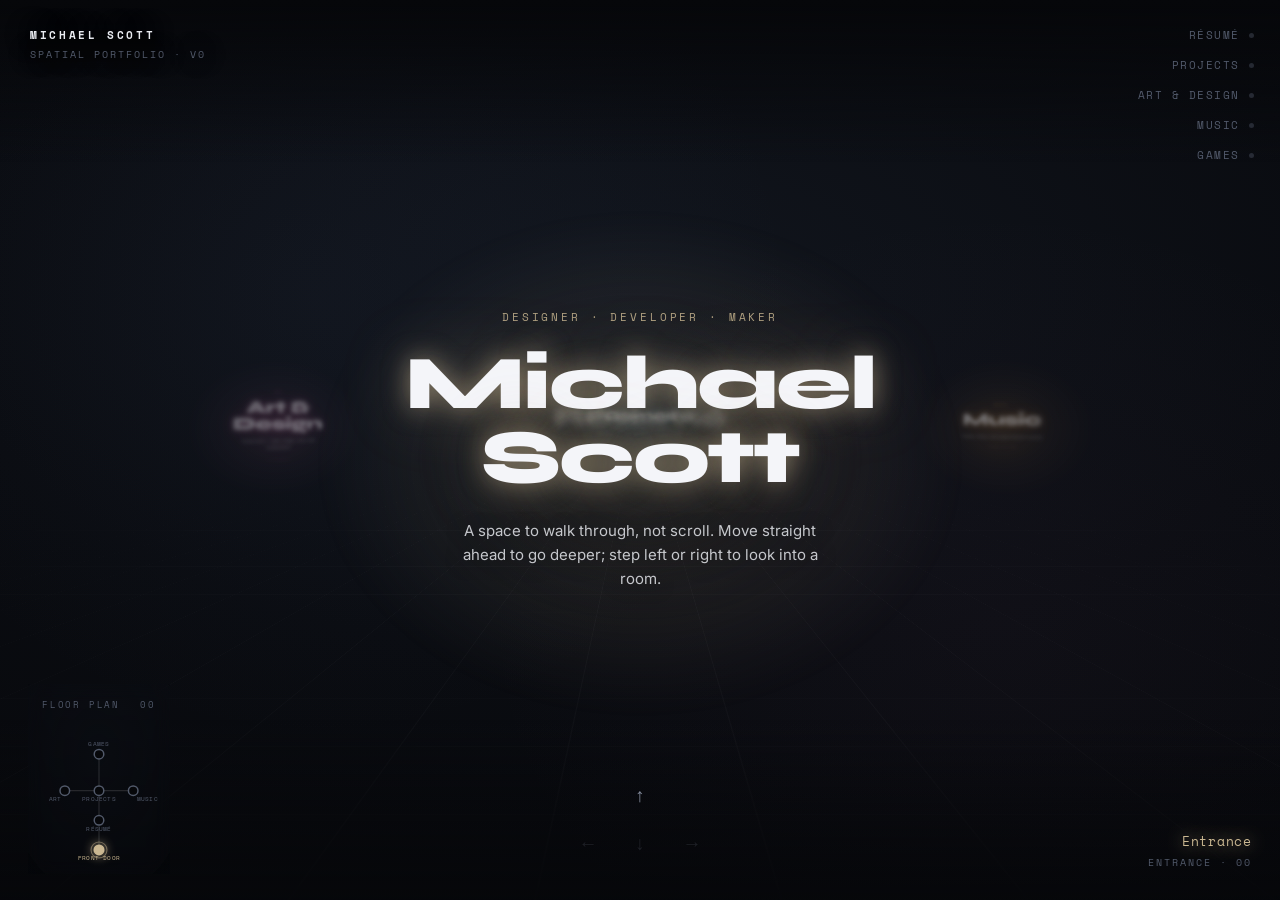
<file: index.html>
<!DOCTYPE html>
<html lang="en">
<head>
<meta charset="UTF-8">
<meta name="viewport" content="width=device-width, initial-scale=1.0, maximum-scale=1.0, user-scalable=no">
<title>Portfolio — Spatial Navigation</title>
<link rel="icon" href="favicon.svg" type="image/svg+xml">
<link rel="icon" href="favicon.ico" sizes="any">
<link rel="apple-touch-icon" href="apple-touch-icon.png">
<link rel="preconnect" href="https://fonts.googleapis.com">
<link rel="preconnect" href="https://fonts.gstatic.com" crossorigin>
<link href="https://fonts.googleapis.com/css2?family=Syne:wght@600;700;800&family=Inter:wght@400;500;600&family=Space+Mono:wght@400;700&display=swap" rel="stylesheet">
<style>
  :root{
    --bg:#0a0c11;
    --bg-deep:#06070a;
    --ink:#eceef3;
    --muted:#838b9c;
    --faint:#525a6b;

    --a-door:#cbb892;
    --a-resume:#6f93c4;
    --a-projects:#46b39d;
    --a-art:#d2719f;
    --a-music:#e2a04e;
    --a-games:#9a86e0;

    --display:"Syne","Syne Fallback",system-ui,sans-serif;
    --body:"Inter",system-ui,-apple-system,sans-serif;
    --mono:"Space Mono","SFMono-Regular",ui-monospace,monospace;

    --rw:560px;
    --rh:400px;
    --ease:cubic-bezier(.66,0,.18,1);
  }

  *{box-sizing:border-box;margin:0;padding:0}
  html,body{height:100%}
  body{
    font-family:var(--body);
    background:var(--bg-deep);
    color:var(--ink);
    overflow:hidden;
    -webkit-font-smoothing:antialiased;
    text-rendering:optimizeLegibility;
  }

  /* ---------- 3D SCENE ---------- */
  .scene{
    position:fixed; inset:0;
    perspective:1000px;
    perspective-origin:50% 46%;
    overflow:hidden;
    background:radial-gradient(120% 90% at 50% 32%, #11151d 0%, var(--bg) 46%, var(--bg-deep) 100%);
  }
  /* faint drifting atmosphere */
  .scene::before{
    content:""; position:absolute; inset:-20%;
    background:
      radial-gradient(38% 50% at 32% 38%, rgba(70,90,130,.07), transparent 70%),
      radial-gradient(40% 46% at 70% 64%, rgba(120,80,120,.06), transparent 72%);
    animation:fog 34s ease-in-out infinite alternate;
    pointer-events:none;
  }
  @keyframes fog{ from{transform:translate3d(0,0,0)} to{transform:translate3d(3%,-2%,0)} }

  .world{
    position:absolute; inset:0;
    transform-style:preserve-3d;
    transform:translateZ(0);
    transition:transform 1.15s var(--ease);
    will-change:transform;
  }

  /* perspective floor — softened to a whisper */
  .floor{
    position:absolute; left:50%; top:50%;
    width:3200px; height:9200px;
    margin:-4600px 0 0 -1600px;
    transform:translate3d(0,240px,-1950px) rotateX(90deg);
    background-image:
      linear-gradient(rgba(255,255,255,.032) 1px, transparent 1px),
      linear-gradient(90deg, rgba(255,255,255,.032) 1px, transparent 1px);
    background-size:140px 140px;
    -webkit-mask-image:radial-gradient(58% 52% at 50% 60%, #000 0%, rgba(0,0,0,.4) 52%, transparent 82%);
            mask-image:radial-gradient(58% 52% at 50% 60%, #000 0%, rgba(0,0,0,.4) 52%, transparent 82%);
    pointer-events:none;
  }

  /* ---------- ROOMS AS APPARITIONS ---------- */
  .room{
    position:absolute; left:50%; top:50%;
    width:var(--rw); height:var(--rh);
    margin:calc(var(--rh)/-2) 0 0 calc(var(--rw)/-2);
    display:flex; align-items:center; justify-content:center;
    cursor:pointer;
    /* no border, no fill, no radius, no shadow — it is a place, not an object */
  }

  .haze{ /* the pool of light that IS the room */
    position:absolute; inset:-34% -22%;
    background:radial-gradient(ellipse 58% 54% at 50% 52%,
      color-mix(in srgb, var(--rc) 80%, transparent) 0%,
      color-mix(in srgb, var(--rc) 26%, transparent) 36%,
      transparent 70%);
    opacity:.1275;
    filter:blur(15px);
    pointer-events:none;
    animation:breathe var(--bd,9s) ease-in-out infinite;
    animation-delay:var(--delay,0s);
    transition:opacity 1s var(--ease);
  }
  @keyframes breathe{
    0%,100%{ transform:scale(1);   filter:blur(15px) brightness(1); }
    50%    { transform:scale(1.06);filter:blur(19px) brightness(1.22); }
  }

  .seat{ /* near-invisible deepening of space behind the text, for contrast */
    position:absolute; inset:6% 4%;
    background:radial-gradient(ellipse 56% 58% at 50% 52%, rgba(4,6,10,.6) 0%, rgba(4,6,10,.24) 46%, transparent 72%);
    filter:blur(12px);
    opacity:0;
    pointer-events:none;
    transition:opacity 1s var(--ease);
  }

  .content{
    position:relative; z-index:2;
    text-align:center;
    padding:0 36px;
    filter:blur(8.49px);
    opacity:.4;
    transform:translateY(6px);
    transition:filter 1.1s var(--ease), opacity 1.1s var(--ease), transform 1.1s var(--ease);
  }

  .room.is-active{ z-index:3; }
  .room.is-active .content{ filter:blur(0); opacity:1; transform:none; }
  .room.is-active .haze{ opacity:.306; }
  .room.is-active .seat{ opacity:1; }

  .eyebrow{
    font-family:var(--mono);
    font-size:11px; letter-spacing:.26em; text-transform:uppercase;
    color:var(--rc, var(--muted));
    opacity:.85;
    margin-bottom:18px;
  }
  .title{
    font-family:var(--display); font-weight:800;
    font-size:clamp(38px,5vw,60px);
    line-height:.98; letter-spacing:-.02em;
    color:#f4f5f9;
    text-shadow:
      0 0 26px color-mix(in srgb, var(--rc) 60%, transparent),
      0 0 70px color-mix(in srgb, var(--rc) 32%, transparent);
  }
  .blurb{
    color:rgba(236,238,243,.82);
    font-size:15px; line-height:1.6;
    max-width:38ch; margin:20px auto 0;
    text-shadow:0 2px 18px rgba(0,0,0,.55);
  }
  .tagline{
    font-family:var(--mono);
    font-size:10px; letter-spacing:.24em; text-transform:lowercase;
    color:color-mix(in srgb, var(--rc) 70%, var(--faint));
    margin-top:24px; opacity:.7;
  }

  /* door / hero apparition */
  .door-role{ color:var(--a-door); margin-bottom:22px; }
  .title.door-name{ font-size:clamp(46px,6.4vw,76px); letter-spacing:-.03em; }
  .door-stmt{ max-width:44ch; margin-top:24px; }

  /* ---------- PROJECTS HOLOGRAM CAROUSEL ---------- */
  .carousel{
    position:relative;
    width:100%; height:296px;
    margin-top:18px;
    perspective:900px;
    display:none;                   /* revealed by clicking the title */
    pointer-events:none;            /* enabled only when the room is active */
  }
  .room.is-active .carousel{ pointer-events:auto; }

  /* title-gated reveal */
  .proj-title{ cursor:pointer; transition:font-size .55s var(--ease), margin .4s var(--ease), text-shadow .35s; }
  .room.is-active .proj-title:hover{
    text-shadow:0 0 34px color-mix(in srgb, var(--rc) 75%, transparent), 0 0 80px color-mix(in srgb, var(--rc) 40%, transparent);
  }
  .proj-hint{
    font-family:var(--mono); font-size:10px; letter-spacing:.22em; text-transform:uppercase;
    color:color-mix(in srgb, var(--rc) 70%, var(--faint));
    margin-top:18px; opacity:.8;
  }
  .room.proj-open .eyebrow,
  .room.proj-open .proj-blurb,
  .room.proj-open .proj-hint{ display:none; }
  .room.proj-open .proj-title{ font-size:clamp(18px,2.2vw,24px); margin-bottom:4px; }
  .room.proj-open .carousel{ display:block; animation:holoboot .75s var(--ease) both; }
  @keyframes holoboot{
    0%  { opacity:0; transform:translateY(16px) scale(.92); filter:blur(7px); }
    55% { opacity:1; }
    100%{ opacity:1; transform:none; filter:blur(0); }
  }

  .stage{
    position:absolute; inset:0;
    transform-style:preserve-3d;
    animation:holofloat 6.5s ease-in-out infinite;
  }
  @keyframes holofloat{ 0%,100%{transform:translateY(0)} 50%{transform:translateY(-7px)} }

  .pcard{
    position:absolute; left:50%; top:50%;
    width:148px; height:196px;
    margin:-98px 0 0 -74px;
    border:0; background:none; padding:0; cursor:pointer;
    display:flex; flex-direction:column; gap:10px;
    transform-style:preserve-3d;
    transition:transform .6s var(--ease), opacity .6s var(--ease);
    will-change:transform,opacity;
  }
  .thumb{
    flex:1; position:relative; display:block; border-radius:10px; overflow:hidden;
    background:linear-gradient(158deg,
      color-mix(in srgb, var(--rc) 32%, transparent),
      color-mix(in srgb, var(--rc) 7%, transparent));
    border:1px solid color-mix(in srgb, var(--rc) 45%, transparent);
    box-shadow:
      0 0 26px -8px color-mix(in srgb, var(--rc) 55%, transparent),
      inset 0 0 32px -12px color-mix(in srgb, var(--rc) 60%, transparent);
    transition:box-shadow .6s var(--ease), border-color .6s var(--ease);
  }
  .thumb::before{ /* faint wireframe grid */
    content:""; position:absolute; inset:0;
    background-image:
      linear-gradient(color-mix(in srgb, var(--rc) 20%, transparent) 1px, transparent 1px),
      linear-gradient(90deg, color-mix(in srgb, var(--rc) 20%, transparent) 1px, transparent 1px);
    background-size:22px 22px; opacity:.5;
  }
  .thumb::after{ /* scanlines */
    content:""; position:absolute; inset:0; pointer-events:none;
    background:repeating-linear-gradient(to bottom, rgba(255,255,255,.045) 0 1px, transparent 1px 3px);
    mix-blend-mode:screen; opacity:.7;
  }
  .pnum{
    position:absolute; inset:0; display:flex; align-items:center; justify-content:center;
    font-family:var(--display); font-weight:800; font-size:52px; letter-spacing:-.02em;
    color:color-mix(in srgb, var(--rc) 65%, #eaf6f2);
    text-shadow:0 0 22px color-mix(in srgb, var(--rc) 70%, transparent);
    opacity:.82;
  }
  .pname{
    display:block; font-family:var(--mono);
    font-size:11px; letter-spacing:.16em; text-transform:uppercase;
    color:var(--muted); text-align:center;
    transition:color .6s var(--ease), text-shadow .6s var(--ease);
  }
  .pcard.is-front .thumb{
    border-color:color-mix(in srgb, var(--rc) 80%, transparent);
    box-shadow:
      0 0 44px -6px color-mix(in srgb, var(--rc) 70%, transparent),
      inset 0 0 44px -10px color-mix(in srgb, var(--rc) 70%, transparent);
  }
  .pcard.is-front .pname{
    color:#f4fbf9; text-shadow:0 0 14px color-mix(in srgb, var(--rc) 60%, transparent);
  }

  .projector{ /* hologram emitter glow at the base */
    position:absolute; left:50%; bottom:-2px; transform:translateX(-50%);
    width:210px; height:54px;
    background:radial-gradient(ellipse at 50% 100%, color-mix(in srgb, var(--rc) 42%, transparent), transparent 70%);
    filter:blur(8px); opacity:.5; pointer-events:none;
    animation:holoflicker 5s steps(1,end) infinite;
  }
  @keyframes holoflicker{ 0%,96%,100%{opacity:.5} 97%{opacity:.3} 98%{opacity:.6} 99%{opacity:.42} }

  .carnav{
    position:absolute; left:50%; bottom:-30px; transform:translateX(-50%);
    display:flex; align-items:center; gap:20px;
  }
  .carbtn{
    width:32px; height:32px; border:0; background:none; cursor:pointer; line-height:1;
    color:color-mix(in srgb, var(--rc) 65%, var(--muted)); font-size:24px;
    transition:.2s var(--ease);
  }
  .carbtn:not(:disabled):hover{ color:#fff; text-shadow:0 0 12px var(--rc); transform:scale(1.18); }
  .carbtn:not(:disabled):focus-visible{ outline:none; color:#fff; text-shadow:0 0 12px var(--rc); }
  .carbtn:disabled{ opacity:.22; cursor:default; }
  .carcount{
    font-family:var(--mono); font-size:11px; letter-spacing:.16em;
    color:var(--muted); min-width:64px; text-align:center;
  }
  .pcard:focus-visible{ outline:none; }
  .pcard:focus-visible .thumb{ border-color:#fff; box-shadow:0 0 30px -6px var(--rc); }

  /* calm the hologram when you're not in the room */
  .room:not(.is-active) .stage,
  .room:not(.is-active) .projector{ animation:none; }

  @media (max-width:760px){
    .carousel{ height:250px; }
    .pcard{ width:120px; height:160px; margin:-80px 0 0 -60px; }
    .pnum{ font-size:42px; }
  }
  @media (prefers-reduced-motion:reduce){
    .stage,.projector{ animation:none; }
  }

  .plaunch{
    display:none;
    font-family:var(--mono); font-size:10px; letter-spacing:.18em; text-transform:uppercase;
    color:color-mix(in srgb, var(--rc) 80%, #eaf6f2);
    text-shadow:0 0 12px color-mix(in srgb, var(--rc) 60%, transparent);
    margin-top:2px;
  }
  .pcard.is-front .plaunch{ display:block; }
  .pcard[data-live] .thumb{ border-color:color-mix(in srgb, var(--rc) 60%, transparent); }

  /* ---------- EMBEDDED APP SHELL (live project, AR-style) ---------- */
  .app-shell{ position:fixed; inset:0; z-index:60; display:none; --app-accent:var(--a-projects); }
  .app-shell.is-open{ display:block; }
  .app-backdrop{
    position:absolute; inset:0; cursor:pointer;
    background:rgba(4,6,10,.55);
    backdrop-filter:blur(10px) saturate(.92);
    opacity:0; transition:opacity .4s var(--ease);
  }
  .app-shell.is-open .app-backdrop{ opacity:1; }
  .app-screen{
    position:absolute; left:50%; top:50%;
    transform:translate(-50%,-50%) scale(.95);
    width:min(1120px,92vw); height:min(740px,86vh);
    display:flex; flex-direction:column;
    border:1px solid color-mix(in srgb, var(--app-accent) 55%, transparent);
    border-radius:14px; overflow:hidden; background:#06080c;
    box-shadow:
      0 0 0 1px color-mix(in srgb, var(--app-accent) 22%, transparent),
      0 36px 130px -30px color-mix(in srgb, var(--app-accent) 60%, transparent),
      0 0 90px -20px color-mix(in srgb, var(--app-accent) 40%, transparent);
    opacity:0; transition:opacity .45s var(--ease), transform .45s var(--ease);
  }
  .app-shell.is-open .app-screen{
    opacity:1; transform:translate(-50%,-50%) scale(1);
    animation:appboot .6s var(--ease) both;
  }
  @keyframes appboot{ 0%{ filter:blur(9px) brightness(1.4); } 100%{ filter:blur(0) brightness(1); } }

  .app-bar{
    display:flex; align-items:center; gap:12px; padding:11px 15px;
    background:color-mix(in srgb, var(--app-accent) 9%, #0a0e13);
    border-bottom:1px solid color-mix(in srgb, var(--app-accent) 28%, transparent);
  }
  .app-dot{ width:8px; height:8px; border-radius:50%; background:var(--app-accent); box-shadow:0 0 10px var(--app-accent); }
  .app-name{ font-family:var(--mono); font-size:12px; letter-spacing:.18em; text-transform:uppercase; color:var(--ink); }
  .app-live{
    font-family:var(--mono); font-size:9px; letter-spacing:.2em; text-transform:uppercase;
    color:color-mix(in srgb, var(--app-accent) 80%, #fff);
    border:1px solid color-mix(in srgb, var(--app-accent) 40%, transparent);
    border-radius:100px; padding:2px 8px;
  }
  .app-ext{
    margin-left:auto; font-family:var(--mono); font-size:10px; letter-spacing:.16em; text-transform:uppercase;
    color:var(--muted); text-decoration:none; padding:6px 4px; transition:.2s var(--ease);
  }
  .app-ext:hover,.app-ext:focus-visible{ color:color-mix(in srgb, var(--app-accent) 85%, #fff); outline:none; }
  .app-off{
    font-family:var(--mono); font-size:10px; letter-spacing:.16em; text-transform:uppercase;
    background:none; border:1px solid color-mix(in srgb, var(--app-accent) 35%, transparent);
    color:var(--muted); border-radius:8px; padding:6px 13px; cursor:pointer; transition:.2s var(--ease);
  }
  .app-off:hover,.app-off:focus-visible{ color:#fff; border-color:var(--app-accent); box-shadow:0 0 16px -4px var(--app-accent); outline:none; }
  .app-frame{ position:relative; flex:1; background:#06080c; }
  #appFrame{ width:100%; height:100%; border:0; display:block; background:#06080c; }
  .app-scan{
    position:absolute; inset:0; pointer-events:none;
    background:repeating-linear-gradient(to bottom, color-mix(in srgb,var(--app-accent) 8%, transparent) 0 1px, transparent 1px 3px);
    mix-blend-mode:screen; opacity:.22;
    box-shadow:inset 0 0 60px -10px color-mix(in srgb,var(--app-accent) 40%, transparent);
  }
  @media (prefers-reduced-motion:reduce){ .app-shell.is-open .app-screen{ animation:none; } }

  /* ---------- RÉSUMÉ LOCK (rotating padlock) ---------- */
  .lock-shell{ position:fixed; inset:0; z-index:55; display:none; --lk:var(--a-resume); --lk-ok:#5fd68a; --lk-bad:#e2524e; }
  .lock-shell.is-open{ display:block; }
  .lock-backdrop{ position:absolute; inset:0; background:rgba(4,6,10,.72); backdrop-filter:blur(12px) saturate(.9); cursor:pointer; }
  .lock-panel{
    position:absolute; left:50%; top:50%; transform:translate(-50%,-50%);
    display:flex; flex-direction:column; align-items:center; gap:34px;
    font-family:var(--mono); color:var(--ink);
    animation:appboot .5s var(--ease) both;
  }

  .wheels{ display:flex; justify-content:center; align-items:center; gap:6px; touch-action:none; user-select:none; -webkit-user-select:none; }
  .wgap{ width:48px; flex:none; }                         /* ≈ half an inch between the two groups */
  /* each wheel is a hexagonal prism seen edge-on: a flat front face, plus the two neighbouring
     faces angled 60° away (so they read at half height), separated by hard ridges */
  .wheel{
    --f:44px;                                              /* height of one flat face */
    position:relative; width:46px; height:calc(var(--f)*2); flex:none; overflow:hidden; border-radius:2px; cursor:ns-resize;
    background:linear-gradient(180deg,
      #141a24 0, #252e3e calc(var(--f)*.5 - 1px),                                  /* upper face, tilted toward the light */
      #56637a calc(var(--f)*.5 - 1px), #56637a calc(var(--f)*.5),                  /* lit ridge */
      #232b3a calc(var(--f)*.5), #1b2230 calc(var(--f)*1.5),                       /* front face */
      #030406 calc(var(--f)*1.5), #030406 calc(var(--f)*1.5 + 1px),                /* shadowed ridge */
      #10141d calc(var(--f)*1.5 + 1px), #07090d 100%);                             /* lower face, turned away */
    box-shadow:inset 7px 0 8px -7px rgba(0,0,0,.9), inset -7px 0 8px -7px rgba(0,0,0,.9), 0 0 0 1px rgba(0,0,0,.6);
  }
  .wheel::before{ /* faint sheen across the front face */
    content:""; position:absolute; left:0; right:0; top:calc(var(--f)*.5 + 1px); height:calc(var(--f)*.35); pointer-events:none;
    background:linear-gradient(180deg, rgba(255,255,255,.05), transparent);
  }
  .wheel .ch{ position:absolute; left:0; right:0; height:var(--f); line-height:var(--f); text-align:center; font-size:26px; font-weight:700; transition:transform .12s ease-out, color .25s, opacity .25s; }
  .wheel .ch.c{ top:calc(var(--f)*.5); color:#c9ced8; }
  .wheel .ch.p{ top:calc(var(--f)*-.25); transform:scaleY(.5); }
  .wheel .ch.n{ top:calc(var(--f)*1.25); transform:scaleY(.5); }
  .wheel .ch.p, .wheel .ch.n{ color:var(--muted); opacity:.3; filter:blur(1.1px); }
  .wheel.cur .ch.c{ color:#fff; text-shadow:0 0 14px var(--lk), 0 0 30px color-mix(in srgb,var(--lk) 60%,transparent); }
  .wheel.cur::after{ content:""; position:absolute; left:12px; right:12px; top:calc(var(--f)*1.5 - 6px); height:2px; background:var(--lk); box-shadow:0 0 8px var(--lk); animation:lkblink 1s steps(1,end) infinite; }
  .wheel.back .ch.c{ color:color-mix(in srgb,var(--lk) 70%,#fff); }
  .wheel.tick .ch.c{ transform:scaleY(.82); }               /* a face snapping into place */
  @keyframes lkblink{ 50%{ opacity:.25; } }

  .lock-ctrls{ display:flex; gap:14px; }
  .lkbtn{
    font-family:var(--mono); font-size:11px; letter-spacing:.24em; text-transform:uppercase;
    background:none; border:0; color:var(--faint); padding:8px 10px; cursor:pointer; transition:.2s var(--ease);
  }
  .lkbtn:hover,.lkbtn:focus-visible{ outline:none; color:var(--ink); text-shadow:0 0 12px var(--lk); }
  .lkbtn svg{ width:22px; height:16px; display:block; }
  .lkbtn.kp{ display:none; }
  @media (pointer:coarse){ .lkbtn.kp{ display:inline-block; } }
  .lock-shell.ok .lkbtn.kp{ display:none; }
  .lock-input{ position:absolute; left:0; top:0; width:1px; height:1px; opacity:0; border:0; padding:0; font-size:16px; }

  .lock-shell.ok .wheel .ch.c{ color:var(--lk-ok); text-shadow:0 0 14px var(--lk-ok), 0 0 32px color-mix(in srgb,var(--lk-ok) 50%,transparent); }
  .lock-shell.ok .wheel::after, .lock-shell.dead .wheel::after{ display:none; }
  .lock-shell.dead .wheels{ pointer-events:none; }
  .lock-shell.dead .wheel{ opacity:.5; }
  .lock-shell.dead .wheel .ch.c{ color:var(--lk-bad); text-shadow:0 0 10px var(--lk-bad); }

  @media (max-width:560px){
    .wheels{ gap:3px; }
    .wgap{ width:14px; }
    .wheel{ --f:36px; width:31px; }
    .wheel .ch{ font-size:20px; }
    .wheel.cur::after{ left:7px; right:7px; }
  }
  @media (prefers-reduced-motion:reduce){ .lock-panel{ animation:none; } }

  /* ---------- RÉSUMÉ VIEWER: only the pages — hard edges, soft shadow; click outside to close ---------- */
  .doc-shell{ position:fixed; inset:0; z-index:58; display:none; background:rgba(4,6,10,.6); backdrop-filter:blur(12px) saturate(.9); cursor:pointer; }
  .doc-shell.is-open{ display:block; animation:docfade .35s var(--ease) both; }
  @keyframes docfade{ from{ opacity:0; } to{ opacity:1; } }
  .doc-scroll{
    position:absolute; inset:0; overflow:auto; overscroll-behavior:contain; -webkit-overflow-scrolling:touch;
    display:flex; flex-direction:column; align-items:center; gap:28px; padding:4vh 3vw;
  }
  .doc-scroll > :first-child{ margin-top:auto; }            /* centred when it fits, scrolls when it doesn't */
  .doc-scroll > :last-child{ margin-bottom:auto; }
  .doc-page{
    display:block; flex:none; background:#fff; border-radius:0; cursor:default;
    box-shadow:0 34px 100px -24px rgba(0,0,0,.85), 0 0 70px -18px color-mix(in srgb, var(--a-resume) 45%, transparent);
    animation:docpage .45s var(--ease) both;
  }
  @keyframes docpage{ from{ opacity:0; transform:translateY(12px) scale(.985); } to{ opacity:1; transform:none; } }
  @media (prefers-reduced-motion:reduce){ .doc-shell.is-open,.doc-page{ animation:none; } }

  /* ---------- MUSIC: stems drum pad (2D overlay) ---------- */
  .mix-shell{ position:fixed; inset:0; z-index:55; display:none; --mx:var(--a-music); }
  .mix-shell.is-open{ display:block; }
  .mix-backdrop{ position:absolute; inset:0; background:rgba(4,6,10,.72); backdrop-filter:blur(12px) saturate(.9); cursor:pointer; }
  .mix-panel{
    position:absolute; left:50%; top:50%; transform:translate(-50%,-50%);
    display:flex; flex-direction:column; align-items:center; gap:34px;
    animation:appboot .5s var(--ease) both; user-select:none; -webkit-user-select:none;
  }
  .pads{ display:grid; grid-template-columns:repeat(3, var(--pad)); gap:calc(var(--pad)*.14); --pad:min(124px, 26vw); }
  .spad{
    --lvl:0;
    position:relative; width:var(--pad); height:var(--pad); border:0; border-radius:6px; cursor:pointer; padding:0;
    background:linear-gradient(180deg,#141922,#0b0e14);
    box-shadow:inset 0 1px 0 rgba(255,255,255,.05), inset 0 -2px 0 rgba(0,0,0,.6), 0 6px 14px -6px rgba(0,0,0,.9);
    transition:background .18s, box-shadow .18s, transform .08s;
    -webkit-tap-highlight-color:transparent;
  }
  .spad::before{ /* the lit surface */
    content:""; position:absolute; inset:7px; border-radius:3px; pointer-events:none;
    background:radial-gradient(circle at 50% 50%, color-mix(in srgb,var(--mx) 85%,#fff) 0%, var(--mx) 45%, color-mix(in srgb,var(--mx) 55%,#000) 100%);
    opacity:calc(.62 + var(--lvl)*.38); transition:opacity .18s;
    box-shadow:0 0 calc(16px + var(--lvl)*26px) color-mix(in srgb,var(--mx) 70%,transparent), inset 0 0 18px rgba(255,255,255,.25);
  }
  .spad span{
    position:absolute; left:0; right:0; bottom:13px; font-family:var(--mono); font-size:9.5px; letter-spacing:.22em; text-transform:uppercase;
    color:rgba(20,12,2,.7); transition:color .18s;
  }
  .spad.off::before{ opacity:.06; box-shadow:none; }
  .spad.off span{ color:var(--faint); }
  .spad:active{ transform:scale(.965); }
  .spad.empty{ cursor:default; opacity:.45; transform:none; }
  .spad.empty::before{ opacity:0; box-shadow:none; }
  .spad:focus-visible{ outline:1px solid var(--mx); outline-offset:4px; }

  .transport{ display:flex; gap:22px; }
  .tbtn{
    width:58px; height:58px; border-radius:50%; border:0; cursor:pointer; display:grid; place-items:center;
    background:linear-gradient(180deg,#161b24,#0b0e14); color:var(--muted);
    box-shadow:inset 0 1px 0 rgba(255,255,255,.06), 0 6px 14px -6px rgba(0,0,0,.9);
    transition:color .2s, box-shadow .2s, transform .08s; -webkit-tap-highlight-color:transparent;
  }
  .tbtn svg{ width:20px; height:20px; fill:currentColor; }
  .tbtn:hover,.tbtn:focus-visible{ outline:none; color:var(--ink); }
  .tbtn:active{ transform:scale(.95); }
  .tbtn.on{ color:var(--mx); box-shadow:inset 0 1px 0 rgba(255,255,255,.06), 0 0 22px -4px var(--mx); }
  .tbtn .i-pause{ display:none; }
  .tbtn.on .i-play{ display:none; } .tbtn.on .i-pause{ display:block; }
  .mix-shell.loading .spad::before{ animation:lkblink .6s steps(1,end) infinite; }
  @media (prefers-reduced-motion:reduce){ .mix-panel{ animation:none; } }

  /* ---------- HUD (ghosted) ---------- */
  .vignette{position:fixed;inset:0;pointer-events:none;z-index:5;
    background:linear-gradient(to bottom, var(--bg-deep) 0%, transparent 18%, transparent 80%, rgba(6,7,10,.9) 100%);}

  .hud{position:fixed;inset:0;z-index:10;pointer-events:none}
  .hud > *{pointer-events:auto}

  .brand{
    position:fixed; left:30px; top:26px;
    font-family:var(--mono); font-size:11px; letter-spacing:.24em; text-transform:uppercase;
    color:var(--muted); line-height:1.8;
    text-shadow:0 0 24px rgba(0,0,0,.6);
  }
  .brand b{color:var(--ink);font-weight:700}
  .brand span{display:block;color:var(--faint);font-size:10px;letter-spacing:.2em}

  .jump{position:fixed; right:26px; top:24px; display:flex; flex-direction:column; align-items:flex-end; gap:8px}
  .jump button{
    font-family:var(--mono); font-size:11px; letter-spacing:.14em; text-transform:uppercase;
    background:none; border:none; color:var(--faint); cursor:pointer;
    padding:3px 0; transition:color .3s, text-shadow .3s; display:flex;align-items:center;gap:9px;
  }
  .jump button:hover,.jump button:focus-visible{color:var(--ink);outline:none}
  .jump button .dot{width:5px;height:5px;border-radius:50%;background:currentColor;opacity:.4;transition:.3s}
  .jump button.active{color:var(--cur,var(--ink));text-shadow:0 0 16px var(--cur)}
  .jump button.active .dot{opacity:1;background:var(--cur);box-shadow:0 0 8px var(--cur)}

  /* direction pad — ghost glyphs, no boxes */
  .pad{
    position:fixed; left:50%; bottom:34px; transform:translateX(-50%);
    display:grid; grid-template-columns:repeat(3,48px); grid-template-rows:repeat(2,44px);
    gap:4px; align-items:center; justify-items:center;
  }
  .pad .d{
    width:48px;height:44px; border:none; background:none;
    color:var(--muted); font-size:19px; cursor:pointer;
    display:flex;align-items:center;justify-content:center;
    position:relative; transition:.25s var(--ease);
    text-shadow:0 0 1px rgba(0,0,0,.5);
  }
  .pad .d::before{ /* soft bloom on hover */
    content:""; position:absolute; inset:-6px; border-radius:50%;
    background:radial-gradient(closest-side, color-mix(in srgb,var(--cur) 55%,transparent), transparent 70%);
    opacity:0; transition:opacity .25s; z-index:-1;
  }
  .pad .d:disabled{opacity:.18;cursor:default}
  .pad .d:not(:disabled):hover{color:var(--cur);transform:translateY(-3px);text-shadow:0 0 14px var(--cur)}
  .pad .d:not(:disabled):hover::before{opacity:.5}
  .pad .d:focus-visible{outline:none;color:var(--cur);text-shadow:0 0 14px var(--cur)}
  .pad .d:focus-visible::before{opacity:.5}
  .pad .up{grid-column:2;grid-row:1}
  .pad .left{grid-column:1;grid-row:2}
  .pad .down{grid-column:2;grid-row:2}
  .pad .right{grid-column:3;grid-row:2}
  .pad .d[data-label]:not(:disabled):hover::after{
    content:attr(data-label);
    position:absolute; bottom:calc(100% + 6px); left:50%; transform:translateX(-50%);
    font-family:var(--mono);font-size:10px;letter-spacing:.12em;text-transform:uppercase;
    color:var(--cur);white-space:nowrap;text-shadow:0 0 12px rgba(0,0,0,.8);
  }

  /* floor plan — frameless drifting mist */
  .plan{
    position:fixed; left:28px; bottom:26px; width:142px;
    padding:14px 14px 10px;
    background:radial-gradient(120% 130% at 50% 38%, rgba(12,15,22,.45), transparent 82%);
    backdrop-filter:blur(9px);
    -webkit-mask-image:radial-gradient(125% 130% at 50% 45%, #000 52%, transparent 100%);
            mask-image:radial-gradient(125% 130% at 50% 45%, #000 52%, transparent 100%);
  }
  .plan-head{
    font-family:var(--mono);font-size:9px;letter-spacing:.2em;text-transform:uppercase;
    color:var(--faint);margin-bottom:9px;display:flex;justify-content:space-between;
  }
  .plan svg{width:100%;display:block;overflow:visible}
  .plan .edge{stroke:rgba(255,255,255,.12);stroke-width:1.1}
  .plan .node{fill:var(--bg-deep);stroke:var(--faint);stroke-width:1.3;cursor:pointer;transition:.3s}
  .plan .node:hover{stroke:var(--ink)}
  .plan .node.cur{fill:var(--cur);stroke:var(--cur);filter:drop-shadow(0 0 5px var(--cur))}
  .plan .ring{fill:none;stroke:var(--cur);opacity:0;transition:.4s}
  .plan .ring.cur{opacity:.45}
  .plan .nlabel{font-family:var(--mono);font-size:5.2px;letter-spacing:.04em;fill:var(--faint);text-transform:uppercase;pointer-events:none;transition:.3s}
  .plan .nlabel.cur{fill:var(--cur)}

  .coord{position:fixed; right:28px; bottom:30px; text-align:right; font-family:var(--mono)}
  .coord .now{font-size:13px;letter-spacing:.06em;color:var(--cur,var(--ink));text-shadow:0 0 18px var(--cur)}
  .coord .tag{font-size:10px;letter-spacing:.2em;text-transform:uppercase;color:var(--faint);margin-top:4px}

  .hint{
    position:fixed; left:50%; bottom:108px; transform:translateX(-50%);
    font-family:var(--mono); font-size:10.5px; letter-spacing:.16em; text-transform:uppercase;
    color:var(--faint); text-align:center; line-height:1.9;
    transition:opacity .8s; pointer-events:none;
  }
  .hint b{color:var(--muted);font-weight:400}
  .hint.hide{opacity:0}

  .sr{position:absolute;width:1px;height:1px;overflow:hidden;clip:rect(0 0 0 0)}

  @media (max-width:760px){
    :root{--rw:300px;--rh:430px}
    .brand{left:18px;top:16px}
    .jump{display:none}
    .plan{left:14px;bottom:104px;width:104px}
    .coord{right:16px;bottom:96px}
    .pad{bottom:22px}
    .hint{bottom:168px}
  }

  @media (prefers-reduced-motion:reduce){
    .world{transition:transform .3s ease}
    .haze,.scene::before{animation:none}
    .content,.seat{transition:opacity .3s ease}
  }
</style>
</head>
<body>

<div class="scene" id="scene">
  <div class="world" id="world">
    <div class="floor"></div>
  </div>
</div>

<div class="vignette"></div>

<div class="hud">
  <div class="brand"><b id="brandName">Michael Scott</b><span id="brandTag">spatial portfolio · v0</span></div>
  <nav class="jump" id="jump" aria-label="Jump to room"></nav>

  <div class="hint" id="hint">
    <span><b>↑ scroll</b> or <b>arrow keys</b> to move · <b>plan</b> to jump</span>
  </div>

  <div class="plan" aria-label="Floor plan">
    <div class="plan-head"><span>Floor plan</span><span id="planDepth">00</span></div>
    <svg id="planSvg" viewBox="0 0 100 126" role="group"></svg>
  </div>

  <div class="pad" role="group" aria-label="Move through the space">
    <button class="d up"    id="dUp"    aria-label="Move forward">↑</button>
    <button class="d left"  id="dLeft"  aria-label="Look left">←</button>
    <button class="d down"  id="dDown"  aria-label="Move back">↓</button>
    <button class="d right" id="dRight" aria-label="Look right">→</button>
  </div>

  <div class="coord">
    <div class="now" id="coordNow">Entrance</div>
    <div class="tag" id="coordTag">Entrance · 00</div>
  </div>

  <div class="sr" id="live" aria-live="polite"></div>
</div>

<div class="app-shell" id="appShell" aria-hidden="true">
  <div class="app-backdrop"></div>
  <div class="app-screen" role="dialog" aria-modal="true" aria-label="Embedded project">
    <div class="app-bar">
      <span class="app-dot"></span>
      <span class="app-name" id="appName">Project</span>
      <span class="app-live">live</span>
      <a class="app-ext" id="appExt" target="_blank" rel="noopener" aria-label="Open in a new tab">open &#8599;</a>
      <button class="app-off" id="appOff" aria-label="Power off and return to the room">power off</button>
    </div>
    <div class="app-frame">
      <iframe id="appFrame" title="Embedded project" referrerpolicy="no-referrer"></iframe>
      <div class="app-scan"></div>
    </div>
  </div>
</div>

<div class="mix-shell" id="mixShell" aria-hidden="true">
  <div class="mix-backdrop" id="mixBackdrop"></div>
  <div class="mix-panel" role="dialog" aria-modal="true" aria-label="Stems player">
    <div class="pads" id="pads" role="group" aria-label="Stems"></div>
    <div class="transport">
      <button class="tbtn" id="mxPlay" aria-label="Play"><svg class="i-play" viewBox="0 0 20 20"><path d="M5 3l12 7-12 7z"/></svg><svg class="i-pause" viewBox="0 0 20 20"><path d="M4 3h4v14H4zM12 3h4v14h-4z"/></svg></button>
      <button class="tbtn" id="mxStop" aria-label="Stop"><svg viewBox="0 0 20 20"><path d="M4 4h12v12H4z"/></svg></button>
    </div>
  </div>
</div>

<div class="doc-shell" id="docShell" aria-hidden="true">
  <div class="doc-scroll" id="docScroll" role="dialog" aria-modal="true" aria-label="Résumé"></div>
</div>

<div class="lock-shell" id="lockShell" aria-hidden="true">
  <div class="lock-backdrop" id="lockBackdrop"></div>
  <div class="lock-panel" role="dialog" aria-modal="true" aria-label="Unlock résumé">
    <div class="wheels" id="wheels" role="group" aria-label="Access code"></div>
    <div class="lock-ctrls">
      <button class="lkbtn kp" id="lkKeypad" aria-label="Show keyboard"><svg viewBox="0 0 22 16" fill="none" stroke="currentColor" stroke-width="1.4"><rect x="1" y="1" width="20" height="14" rx="2"/><path d="M5 5h1M9 5h1M13 5h1M17 5h0M5 8.5h1M9 8.5h1M13 8.5h1M17 8.5h0M7 12h8" stroke-linecap="round"/></svg></button>
      <button class="lkbtn" id="lkClose">close</button>
    </div>
    <div class="sr" id="lockLive" aria-live="polite"></div>
    <input class="lock-input" id="lockInput" type="text" inputmode="text" autocomplete="off" autocorrect="off" autocapitalize="characters" spellcheck="false" aria-label="Type access code" tabindex="-1">
  </div>
</div>

<script>
/* ============================================================
   ROOM MAP — the whole structure of the house lives here.
   Add a room: add an object + wire its links.
   x/y/z = position in space.  ry = yaw (side rooms angle in).
   plan  = position on the 2D floor-plan minimap.
   links = where forward / back / left / right lead.
   ============================================================ */
const SPACING = 1300, SIDE = 1300;

/* ---- YOU: edit these in one place; they flow everywhere ---- */
const SITE = {
  name:      "Michael Scott",
  role:      "Designer · Developer · Maker",
  statement: "A space to walk through, not scroll. Move straight ahead to go deeper; step left or right to look into a room.",
  tagline:   "spatial portfolio · v0",   // the small line under your name, top-left
};

/* ---- Projects shown in the Projects-room carousel ----
   Add one line per project: { title:"Name", url:"https://..." }  (url optional) */
const PROJECTS = [
  { title:"Color Selector", url:"https://mich-scott.github.io/color-selector/" },
];

/* ---- Résumé lock ----
   The résumé is stored only as an encrypted file (resume.enc). The code is never stored anywhere;
   the right code is simply the only thing that can decrypt the file. To replace the résumé or
   change the code, run:  python3 tools/encrypt_resume.py your-resume.pdf
   groups = how the wheels are split visually (4 + 5 = 9 wheels).                                  */
const RESUME = { file:"resume.enc", groups:[4,5], tries:3 };

/* ---- Music room: stems pad ----
   One song split into 6 stems, all playing in sync; each pad mutes/unmutes its stem.
   Each pad: file = audio URL (all stems the same length, 100 bpm, 4 bars = 9.6 s),
   or demo = a built-in placeholder loop. vol = level trim (1 = as exported).
   A pad with neither is shown as an empty slot.                                      */
const STEMS = {
  title: "loops-1",
  pads: [
    { name:"Drums", demo:"drums", vol:.5 },
    { name:"Bass",  file:"audio/stems/loops-1/bass.flac" },
    { name:"Keys",  file:"audio/stems/loops-1/keys.flac" },
    { name:"Hats",  demo:"hats",  vol:.8 },
    { name:"Pad",   file:"audio/stems/loops-1/pad.flac" },
    { name:"" },                                            // empty slot for a future stem
  ],
};

/* ---- Games shown in the Games-room carousel ---- */
const GAMES = [
  { title:"Elev8or", url:"https://mich-scott.github.io/games/elev8or" },
];

const ROOMS = [
  { id:"door", title:SITE.name, accent:"--a-door", door:true,
    role:SITE.role,
    stmt:SITE.statement,
    x:0, y:0, z:0, ry:0, plan:{x:50,y:114}, label:"Front door",
    tag:"Entrance · 00", now:"Entrance", links:{ forward:"resume" } },

  { id:"resume", title:"Résumé", accent:"--a-resume", lock:true,
    blurb:"Roles, tools, and the through-line of the work so far.",
    x:0, y:0, z:-SPACING, ry:0, plan:{x:50,y:88}, label:"Résumé",
    tag:"Main hall · 01", now:"Résumé", links:{ back:"door", forward:"projects" } },

  { id:"projects", title:"Projects", accent:"--a-projects",
    blurb:"Things built, shipped, and taken apart to see how they work.",
    carousel:PROJECTS,
    x:0, y:0, z:-SPACING*2, ry:0, plan:{x:50,y:62}, label:"Projects",
    tag:"Main hall · 02", now:"Projects", links:{ back:"resume", left:"art", right:"music", forward:"games" } },

  { id:"art", title:"Art & Design", accent:"--a-art",
    blurb:"Visual work — type, image, color, and composition.",
    x:-SIDE, y:0, z:-SPACING*2, ry:40, plan:{x:20,y:62}, label:"Art",
    tag:"West wing · 02", now:"Art & Design", links:{ right:"projects" } },

  { id:"music", title:"Music", accent:"--a-music", player:true,
    blurb:"Tracks, mixes, and experiments in sound.",
    x:SIDE, y:0, z:-SPACING*2, ry:-40, plan:{x:80,y:62}, label:"Music",
    tag:"East wing · 02", now:"Music", links:{ left:"projects" } },

  { id:"games", title:"Games", accent:"--a-games",
    blurb:"Playable prototypes and small interactive worlds.",
    carousel:GAMES,
    x:0, y:0, z:-SPACING*3, ry:0, plan:{x:50,y:30}, label:"Games",
    tag:"Back room · 03", now:"Games", links:{ back:"projects" } },
];

const byId = Object.fromEntries(ROOMS.map(r => [r.id, r]));
const PLAN_EDGES = [["door","resume"],["resume","projects"],["projects","games"],["projects","art"],["projects","music"]];

const world  = document.getElementById("world");
const scene  = document.getElementById("scene");
const reduce = matchMedia("(prefers-reduced-motion:reduce)").matches;

let current = "door", moving = false;

/* build rooms */
ROOMS.forEach((r,i)=>{
  const el = document.createElement("article");
  el.className = "room";
  el.id = "room-" + r.id;
  el.style.setProperty("--rc", `var(${r.accent})`);
  el.style.setProperty("--bd", (8 + (i % 4) * 1.3) + "s");
  el.style.setProperty("--delay", (-(i * 1.7)) + "s");
  el.style.transform = `translate3d(${r.x}px, ${r.y}px, ${r.z}px) rotateY(${r.ry}deg)`;

  let inner;
  if(r.door){
    inner = `<div class="eyebrow door-role">${r.role}</div>
       <h1 class="title door-name">${r.title}</h1>
       <p class="blurb door-stmt">${r.stmt}</p>`;
  } else if(r.player){
    inner = `<div class="eyebrow">${r.label}</div>
       <h2 class="title proj-title" id="title-${r.id}" role="button" tabindex="0" aria-haspopup="dialog">${r.title}</h2>
       <p class="blurb">${r.blurb}</p>
       <div class="proj-hint">&#9656; click to play</div>`;
  } else if(r.lock){
    inner = `<div class="eyebrow">${r.label}</div>
       <h2 class="title proj-title" id="title-${r.id}" role="button" tabindex="0" aria-haspopup="dialog">${r.title}</h2>
       <p class="blurb">${r.blurb}</p>
       <div class="proj-hint">&#9656; click to unlock</div>`;
  } else if(r.carousel){
    const items = r.carousel;
    inner = `<div class="eyebrow">${r.label}</div>
       <h2 class="title proj-title" id="title-${r.id}" role="button" tabindex="0" aria-expanded="false" aria-controls="carousel-${r.id}">${r.title}</h2>
       <p class="blurb proj-blurb">${r.blurb}</p>
       <div class="proj-hint">&#9656; click to open</div>
       <div class="carousel" id="carousel-${r.id}">
         <div class="stage" id="stage-${r.id}">
           ${items.map((p,i)=>`
             <button class="pcard" data-i="${i}"${p.url ? ' data-live="1"' : ''} aria-label="${p.title}${p.url ? ' — live app" ' : '" '}>
               <span class="thumb"><span class="pnum">${String(i+1).padStart(2,"0")}</span></span>
               <span class="pname">${p.title}</span>
               ${p.url ? '<span class="plaunch">&#9656; launch</span>' : ''}
             </button>`).join("")}
         </div>
         <div class="projector"></div>
         <div class="carnav">
           <button class="carbtn" id="prev-${r.id}" aria-label="Previous">&lsaquo;</button>
           <span class="carcount" id="count-${r.id}">${items.length ? "01" : "00"} / ${items.length}</span>
           <button class="carbtn" id="next-${r.id}" aria-label="Next">&rsaquo;</button>
         </div>
       </div>`;
  } else {
    inner = `<div class="eyebrow">${r.label}</div>
       <h2 class="title">${r.title}</h2>
       <p class="blurb">${r.blurb}</p>
       <div class="tagline">in progress</div>`;
  }

  el.innerHTML = `<div class="haze"></div><div class="seat"></div><div class="content">${inner}</div>`;
  el.addEventListener("click", ()=>{ if(r.id !== current) focus(r.id); });
  world.appendChild(el);
});

/* ---------- carousels (coverflow) — one per room that declares `carousel` ---------- */
const CAROUSELS = {};   // roomId -> { goTo, active, close }

function initCarousel(roomId){
  const stage = document.getElementById("stage-"+roomId);
  if(!stage) return;
  const items = byId[roomId].carousel;
  const cards = [...stage.querySelectorAll(".pcard")];
  const prev  = document.getElementById("prev-"+roomId);
  const next  = document.getElementById("next-"+roomId);
  const count = document.getElementById("count-"+roomId);
  const N = cards.length;
  let active = 0;

  function layout(){
    cards.forEach((c,i)=>{
      const d = i - active, ad = Math.abs(d), s = Math.sign(d);
      const x  = d===0 ? 0 : s * (118 + (ad-1) * 46);
      const ry = d===0 ? 0 : -s * 48;
      const z  = -ad * 70;
      c.style.transform = `translateX(${x}px) translateZ(${z}px) rotateY(${ry}deg)`;
      c.style.opacity = ad > 3 ? 0 : Math.max(.16, 1 - ad * .3);
      c.style.zIndex = 100 - ad;
      c.style.pointerEvents = ad > 3 ? "none" : "auto";
      c.classList.toggle("is-front", d===0);
      c.setAttribute("aria-current", d===0 ? "true" : "false");
    });
    count.textContent = N ? String(active+1).padStart(2,"0") + " / " + N : "00 / 0";
    prev.disabled = active <= 0;
    next.disabled = active >= N-1;
  }
  function goTo(i){ if(!N) return; active = Math.max(0, Math.min(N-1, i)); layout(); }

  cards.forEach((c,i)=> c.addEventListener("click", e=>{
    e.stopPropagation();
    if(i !== active){ goTo(i); return; }
    const p = items[i];
    if(p && p.url) openApp(p);
  }));
  prev.addEventListener("click", e=>{ e.stopPropagation(); goTo(active-1); });
  next.addEventListener("click", e=>{ e.stopPropagation(); goTo(active+1); });

  layout();

  // title-gated reveal
  const room  = document.getElementById("room-"+roomId);
  const title = document.getElementById("title-"+roomId);
  function setOpen(open){
    room.classList.toggle("proj-open", open);
    title.setAttribute("aria-expanded", open ? "true" : "false");
  }
  function toggle(){ setOpen(!room.classList.contains("proj-open")); }
  title.addEventListener("click", e=>{
    if(current !== roomId) return;            // not arrived yet → let it bubble and navigate
    e.stopPropagation(); toggle();
  });
  title.addEventListener("keydown", e=>{
    if((e.key==="Enter" || e.key===" ") && current===roomId){ e.preventDefault(); e.stopPropagation(); toggle(); }
  });

  CAROUSELS[roomId] = { goTo, get active(){ return active; }, close:()=>setOpen(false) };
}
ROOMS.filter(r=>r.carousel).forEach(r=> initCarousel(r.id));

/* ---------- embedded app shell (live project, AR-style) ---------- */
const appShell = document.getElementById("appShell");
const appFrame = document.getElementById("appFrame");
const appName  = document.getElementById("appName");
const appOff   = document.getElementById("appOff");
const appExt   = document.getElementById("appExt");
let appOpen = false;

function openApp(p){
  appShell.style.setProperty("--app-accent", "var(" + byId[current].accent + ")");
  appName.textContent = p.title;
  appExt.href = p.url;
  appFrame.src = p.url;                     // lazy: only loads now
  appShell.classList.add("is-open");
  appShell.setAttribute("aria-hidden","false");
  appOpen = true;
  appOff.focus();
}
function closeApp(){
  if(!appOpen) return;
  appShell.classList.remove("is-open");
  appShell.setAttribute("aria-hidden","true");
  appFrame.src = "about:blank";             // unload to free memory
  appOpen = false;
}
appOff.addEventListener("click", closeApp);
appShell.querySelector(".app-backdrop").addEventListener("click", closeApp);

/* ---------- résumé viewer: draws the PDF pages itself (pdf.js), nothing around them ---------- */
const DOC = (()=>{
  const shell  = document.getElementById("docShell");
  const scroll = document.getElementById("docScroll");
  const fine   = matchMedia("(pointer:fine)").matches;
  const vpMeta = document.querySelector('meta[name="viewport"]');
  const vpLock = vpMeta.content;
  let isOpen = false, ready = null, pages = [];

  function fit(){                                        // whole page on screen on computers; full width on phones
    pages.forEach(c=>{
      const a = c.width / c.height;
      const w = fine ? Math.min(innerWidth*.94, innerHeight*.92*a, 1000) : innerWidth*.94;
      c.style.width = Math.round(w) + "px"; c.style.height = Math.round(w/a) + "px";
    });
  }
  function load(bytes){
    if(ready) return ready;
    ready = (async ()=>{
      const pdfjs = await import("./vendor/pdfjs/pdf.min.mjs");
      pdfjs.GlobalWorkerOptions.workerSrc = "./vendor/pdfjs/pdf.worker.min.mjs";
      const doc = await pdfjs.getDocument({ data:new Uint8Array(bytes) }).promise;
      for(let n=1; n<=doc.numPages; n++){
        const page = await doc.getPage(n);
        const base = page.getViewport({ scale:1 });
        const scale = Math.min(2400, Math.max(1700, base.width*(devicePixelRatio||1)*1.6)) / base.width;   // sharp enough to zoom into
        const vp = page.getViewport({ scale });
        const c = document.createElement("canvas");
        c.className = "doc-page"; c.width = Math.floor(vp.width); c.height = Math.floor(vp.height);
        c.setAttribute("role","img"); c.setAttribute("aria-label", `Résumé, page ${n} of ${doc.numPages}`);
        await page.render({ canvasContext:c.getContext("2d"), viewport:vp }).promise;
        pages.push(c);
      }
      fit(); pages.forEach(c=> scroll.appendChild(c));
    })();
    return ready;
  }
  function open(){
    if(!ready) return;
    isOpen = true; scroll.scrollTop = 0;
    if(!fine) vpMeta.content = "width=device-width, initial-scale=1.0";   // let phones pinch-zoom the page
    shell.classList.add("is-open"); shell.setAttribute("aria-hidden","false");
    pages.forEach(c=>{ c.style.animation="none"; void c.offsetWidth; c.style.animation=""; });
  }
  function close(){
    if(!isOpen) return;
    isOpen = false;
    shell.classList.remove("is-open"); shell.setAttribute("aria-hidden","true");
    if(!fine) vpMeta.content = vpLock;
  }
  shell.addEventListener("click", e=>{ if(!e.target.closest(".doc-page")) close(); });
  addEventListener("resize", fit);
  return { load, open, close, get isOpen(){ return isOpen; } };
})();

/* ---------- résumé lock (rotating padlock, decrypts in the browser) ----------
   Works like a real combination lock: turn any wheel (scroll, drag, tap above/below) or just type.
   Tapping a wheel's middle moves to the next wheel; "<" on a wheel steps back one.
   The lock quietly tests the combination whenever it changes and simply opens when it's right —
   wrong combinations do nothing. Only pressing Enter counts as a try: 3 Enters on a wrong code
   lock it for the rest of the visit.                                                               */
const LOCK = (()=>{
  const CH = "0123456789ABCDEFGHIJKLMNOPQRSTUVWXYZ<", BACK = CH.indexOf("<"), M = CH.length;
  const N  = RESUME.groups.reduce((a,b)=>a+b, 0);
  const shell  = document.getElementById("lockShell");
  const wheelsEl = document.getElementById("wheels");
  const liveEl = document.getElementById("lockLive");
  const input  = document.getElementById("lockInput");
  const bKey   = document.getElementById("lkKeypad");
  const bClose = document.getElementById("lkClose");
  const fine   = matchMedia("(pointer:fine)").matches;

  const vals = new Array(N).fill(0);
  let cur = 0;
  let tries = RESUME.tries;             // memory only: a fresh visit gets fresh tries
  let state = "idle";                   // idle | ok | dead
  let isOpen = false, fileBuf = null;

  const wheels = [];
  RESUME.groups.forEach((g,gi)=>{
    if(gi) wheelsEl.insertAdjacentHTML("beforeend", '<span class="wgap"></span>');
    for(let k=0;k<g;k++){
      const w = document.createElement("div");
      w.className = "wheel";
      w.innerHTML = '<span class="ch p"></span><span class="ch c"></span><span class="ch n"></span>';
      wheelsEl.appendChild(w); wheels.push(w);
    }
  });

  function draw(){
    wheels.forEach((w,i)=>{
      const v = vals[i], s = w.children;
      s[0].textContent = CH[(v+M-1)%M]; s[1].textContent = CH[v]; s[2].textContent = CH[(v+1)%M];
      w.classList.toggle("cur", state==="idle" && i===cur);
      w.classList.toggle("back", v===BACK);
    });
  }
  function tick(i){ const w=wheels[i]; w.classList.remove("tick"); void w.offsetWidth; w.classList.add("tick"); setTimeout(()=>w.classList.remove("tick"),120); }
  const idle = ()=> state==="idle";
  const code = ()=> vals.map(v=>CH[v]).join("");

  /* quiet checking: test the combination once the wheels settle */
  let settleT = 0, checking = false, again = false;
  function changed(){ clearTimeout(settleT); settleT = setTimeout(quietCheck, 350); }
  async function quietCheck(){
    if(!idle()) return;
    if(checking){ again = true; return; }
    const c = code(); if(c.includes("<")) return;
    checking = true;
    const pdf = await decrypt(c).catch(()=>null);
    checking = false;
    if(pdf) return unlock(pdf);
    if(again){ again = false; quietCheck(); }
  }

  function rotate(i,d){ if(!idle()) return; cur=i; vals[i]=(vals[i]+d+M)%M; tick(i); draw(); changed(); }
  function select(i){ if(!idle()) return; cur=i; draw(); }
  function back(){ if(!idle()) return; if(vals[cur]===BACK){ vals[cur]=0; changed(); } cur=Math.max(0,cur-1); draw(); }
  function advance(){ if(!idle()) return; if(vals[cur]===BACK){ back(); return; } tick(cur); cur=Math.min(N-1,cur+1); draw(); }
  function type(c){
    if(!idle()) return;
    const v = CH.indexOf(c.toUpperCase()); if(v<0) return;
    if(v===BACK){ back(); return; }
    vals[cur]=v; tick(cur); cur=Math.min(N-1,cur+1); draw(); changed();
  }

  /* Enter = a deliberate try; three wrong ones lock it for this visit */
  async function enter(){
    if(!idle()) return;
    clearTimeout(settleT);
    const pdf = await decrypt(code()).catch(()=>null);
    if(pdf) return unlock(pdf);
    if(!idle()) return;
    if(--tries <= 0){ state="dead"; shell.classList.add("dead"); input.blur(); bKey.disabled=true; liveEl.textContent="Locked."; draw(); }
  }

  /* each wheel: scroll / drag / tap */
  wheels.forEach((w,i)=>{
    let acc = 0;
    w.addEventListener("wheel", e=>{
      e.preventDefault(); e.stopPropagation();
      acc += e.deltaY; if(Math.abs(acc) < 30) return;
      rotate(i, acc>0 ? 1 : -1); acc = 0;
    }, {passive:false});
    let y0=null, steps=0, moved=false;
    w.addEventListener("pointerdown", e=>{ if(!idle()) return; y0=e.clientY; steps=0; moved=false; w.setPointerCapture(e.pointerId); });
    w.addEventListener("pointermove", e=>{
      if(y0===null) return;
      const s = Math.trunc((y0 - e.clientY)/24);      // drag up → next character
      if(s!==steps){ rotate(i, s-steps); steps=s; moved=true; }
    });
    w.addEventListener("pointerup", e=>{
      if(y0===null) return; y0=null;
      if(moved) return;
      const r = w.getBoundingClientRect(), y = (e.clientY - r.top)/r.height;
      if(y < .33) rotate(i,-1); else if(y > .67) rotate(i,1); else if(i===cur) advance(); else select(i);
    });
    w.addEventListener("pointercancel", ()=>{ y0=null; });
  });

  /* phones: hidden field, focused only by the keyboard button — nothing pops up on its own */
  const SENT = "_";
  input.value = SENT;
  input.addEventListener("input", ()=>{
    const v = input.value;
    if(v.length < SENT.length) back();
    else [...v.slice(SENT.length)].forEach(type);
    input.value = SENT;
  });
  input.addEventListener("keydown", e=>{ if(e.key==="Enter"){ e.preventDefault(); e.stopPropagation(); enter(); } });
  bKey.addEventListener("click", ()=>{ input.value = SENT; input.focus({preventScroll:true}); });

  /* typing on a computer */
  function key(e){
    if(e.target === input) return;
    const k = e.key;
    if(k==="Escape"){ e.preventDefault(); close(); return; }
    if(state==="ok") return;
    if(k==="Enter"){ e.preventDefault(); enter(); return; }
    if(k==="Backspace" || k==="ArrowLeft" || k==="<"){ e.preventDefault(); back(); return; }
    if(k==="ArrowRight"){ e.preventDefault(); advance(); return; }
    if(k==="ArrowUp"){ e.preventDefault(); rotate(cur,-1); return; }
    if(k==="ArrowDown"){ e.preventDefault(); rotate(cur,1); return; }
    if(k.length===1 && /[a-z0-9]/i.test(k) && !e.metaKey && !e.ctrlKey && !e.altKey){ e.preventDefault(); type(k); }
  }

  /* file = "RSM1" | iterations (u32) | salt (16) | iv (12) | AES-GCM ciphertext */
  async function decrypt(c){
    if(!fileBuf){
      const res = await fetch(RESUME.file, {cache:"no-store"});
      if(!res.ok) throw new Error("missing");
      fileBuf = await res.arrayBuffer();
    }
    const b = new Uint8Array(fileBuf);
    if(String.fromCharCode(...b.slice(0,4)) !== "RSM1") throw new Error("missing");
    const iter = new DataView(fileBuf).getUint32(4);
    const salt = b.slice(8,24), iv = b.slice(24,36), ct = b.slice(36);
    const base = await crypto.subtle.importKey("raw", new TextEncoder().encode(c), "PBKDF2", false, ["deriveKey"]);
    const k = await crypto.subtle.deriveKey({name:"PBKDF2", hash:"SHA-256", salt, iterations:iter}, base, {name:"AES-GCM", length:256}, false, ["decrypt"]);
    try{ return await crypto.subtle.decrypt({name:"AES-GCM", iv}, k, ct); }
    catch(_){ return null; }
  }

  function unlock(pdf){
    if(state==="ok") return;
    state = "ok"; shell.classList.add("ok"); draw(); liveEl.textContent = "Unlocked.";
    fileBuf = null; input.blur();
    DOC.load(pdf);                                       // start rendering while the wheels glow green
    setTimeout(()=>{ close(); DOC.open(); }, 650);
  }
  bClose.addEventListener("click", close);
  document.getElementById("lockBackdrop").addEventListener("click", close);

  function open(){
    if(state==="ok"){ DOC.open(); return; }              // already unlocked this visit: straight to the résumé
    isOpen = true;
    shell.classList.add("is-open"); shell.setAttribute("aria-hidden","false");
    draw();
    if(fine) bClose.focus({preventScroll:true});         // never the text field: no surprise keyboard on phones
  }
  function close(){
    if(!isOpen) return;
    isOpen = false; input.blur();
    shell.classList.remove("is-open"); shell.setAttribute("aria-hidden","true");
  }
  draw();
  return { open, close, key, get isOpen(){ return isOpen; } };
})();

/* ---------- music: stems drum pad ----------
   All stems start on the same audio-clock tick and loop together, so they never drift.
   A pad mutes/unmutes its stem with a short fade (no clicks). Music keeps playing when the
   panel is closed, so visitors can wander the building with it on.                       */
const MIX = (()=>{
  const shell = document.getElementById("mixShell");
  const padsEl = document.getElementById("pads");
  const bPlay = document.getElementById("mxPlay"), bStop = document.getElementById("mxStop");
  const pads = STEMS.pads.map((p,i)=>{
    const b = document.createElement("button");
    b.className = "spad"; b.innerHTML = `<span>${p.name}</span>`;
    if(!p.file && !p.demo){ b.classList.add("empty"); b.disabled = true; b.setAttribute("aria-hidden","true"); padsEl.appendChild(b); return b; }
    b.setAttribute("aria-pressed","true"); b.setAttribute("aria-label", `${p.name} (key ${i+1})`);
    b.addEventListener("click", ()=> toggle(i));
    padsEl.appendChild(b); return b;
  });

  let ctx = null, master = null, buffers = null, loading = null, trims = [];
  const has = STEMS.pads.map(p=> !!(p.file || p.demo));
  let gains = [], meters = [], sources = [], on = has.slice();
  let playing = false, startAt = 0, offset = 0, isOpen = false, raf = 0;

  function ensureCtx(){
    if(ctx) return;
    ctx = new (window.AudioContext || window.webkitAudioContext)();
    const limit = ctx.createDynamicsCompressor();             // safety limiter: stems summed can't clip
    limit.threshold.value = -3; limit.knee.value = 2; limit.ratio.value = 20; limit.attack.value = .002; limit.release.value = .12;
    master = ctx.createGain(); master.gain.value = .9; master.connect(limit); limit.connect(ctx.destination);
    STEMS.pads.forEach((p,i)=>{
      const trim = ctx.createGain(); trim.gain.value = p.vol ?? 1;
      const g = ctx.createGain(); g.gain.value = on[i] ? 1 : 0;
      const a = ctx.createAnalyser(); a.fftSize = 512;
      trim.connect(g); g.connect(a); a.connect(master); gains.push(g); meters.push(a); trims.push(trim);
    });
  }

  async function load(){
    if(loading) return loading;
    shell.classList.add("loading");
    loading = Promise.all(STEMS.pads.map(async p=>{
      if(!p.file && !p.demo) return null;
      if(p.file){
        const res = await fetch(p.file); if(!res.ok) throw new Error(p.file);
        return await ctx.decodeAudioData(await res.arrayBuffer());
      }
      return demo(p.demo);
    })).then(b=>{
      const len = Math.max(...b.filter(Boolean).map(x=>x.duration));   // a shorter stem is padded with silence so loops stay locked
      buffers = b.map(x=>{
        if(!x) return null;
        const n = Math.round(len*x.sampleRate); if(x.length >= n) return x;
        const y = ctx.createBuffer(x.numberOfChannels, n, x.sampleRate);
        for(let c=0;c<x.numberOfChannels;c++) y.copyToChannel(x.getChannelData(c), c);
        return y;
      });
      buffers.len = len;
      shell.classList.remove("loading");
    });
    return loading;
  }

  function start(){
    sources = buffers.map((buf,i)=>{
      if(!buf) return null;
      const s = ctx.createBufferSource(); s.buffer = buf; s.loop = true;
      s.connect(trims[i]); return s;
    }).filter(Boolean);
    startAt = ctx.currentTime + .06 - offset;                 // one shared start tick for every stem
    sources.forEach(s=> s.start(ctx.currentTime + .06, offset % buffers.len));
  }
  function halt(){ sources.forEach(s=>{ try{ s.stop(); }catch(_){} }); sources = []; }

  async function play(){
    ensureCtx(); if(ctx.state==="suspended") await ctx.resume();
    await load();
    if(playing){ offset = (ctx.currentTime - startAt) % buffers.len; halt(); playing = false; }   // pause
    else { start(); playing = true; }
    ui();
  }
  function stop(){ if(ctx){ halt(); } playing = false; offset = 0; ui(); }
  function toggle(i){
    if(!has[i]) return;
    on[i] = !on[i];
    pads[i].classList.toggle("off", !on[i]); pads[i].setAttribute("aria-pressed", on[i]);
    if(ctx) gains[i].gain.setTargetAtTime(on[i] ? 1 : 0, ctx.currentTime, .015);
  }
  function ui(){
    bPlay.classList.toggle("on", playing); bPlay.setAttribute("aria-label", playing ? "Pause" : "Play");
    cancelAnimationFrame(raf); if(playing && isOpen) meter(); else pads.forEach(p=>p.style.setProperty("--lvl",0));
  }

  /* pads glow with their own stem's level */
  const tmp = new Float32Array(512), lv = STEMS.pads.map(()=>0);
  function meter(){
    meters.forEach((a,i)=>{
      a.getFloatTimeDomainData(tmp);
      let pk = 0; for(let k=0;k<tmp.length;k++){ const v = Math.abs(tmp[k]); if(v>pk) pk=v; }
      const target = on[i] ? Math.min(1, Math.pow(pk*2.2, .6)) : 0;
      lv[i] = target > lv[i] ? target : lv[i]*.9;          // jump up on a hit, ease back down
      pads[i].style.setProperty("--lvl", lv[i].toFixed(3));
    });
    raf = requestAnimationFrame(meter);
  }

  /* placeholder loops: 4 bars at 100 bpm, synthesised once — replaced by real stems via STEMS */
  async function demo(kind){
    const bpm = 100, beat = 60/bpm, bars = 4, dur = beat*4*bars, sr = 44100;
    const oc = new OfflineAudioContext(2, Math.ceil(dur*sr), sr);
    const out = oc.createGain(); out.connect(oc.destination);
    const noise = (()=>{ const b = oc.createBuffer(1, sr, sr), d = b.getChannelData(0); for(let i=0;i<d.length;i++) d[i]=Math.random()*2-1; return b; })();
    const tone = (type,f,t,len,vol,dest=out)=>{
      const o = oc.createOscillator(), g = oc.createGain(); o.type = type; o.frequency.value = f;
      g.gain.setValueAtTime(0,t); g.gain.linearRampToValueAtTime(vol,t+.01); g.gain.exponentialRampToValueAtTime(.0005,t+len);
      o.connect(g); g.connect(dest); o.start(t); o.stop(t+len+.05);
    };
    const hz = m => 440*Math.pow(2,(m-69)/12);
    const prog = [[57,60,64],[53,57,60],[48,52,55],[55,59,62]];   // Am F C G
    for(let bar=0; bar<bars; bar++){
      const t0 = bar*beat*4, ch = prog[bar];
      if(kind==="drums") for(let b=0;b<4;b++){
        const t = t0+b*beat, o = oc.createOscillator(), g = oc.createGain();
        o.frequency.setValueAtTime(140,t); o.frequency.exponentialRampToValueAtTime(42,t+.18);
        g.gain.setValueAtTime(1,t); g.gain.exponentialRampToValueAtTime(.001,t+.32); o.connect(g); g.connect(out); o.start(t); o.stop(t+.35);
        if(b%2){ const n = oc.createBufferSource(), f = oc.createBiquadFilter(), ng = oc.createGain();
          n.buffer = noise; f.type="bandpass"; f.frequency.value=1800; ng.gain.setValueAtTime(.7,t); ng.gain.exponentialRampToValueAtTime(.001,t+.2);
          n.connect(f); f.connect(ng); ng.connect(out); n.start(t); n.stop(t+.22); }
      }
      if(kind==="hats") for(let s=0;s<8;s++){
        const t = t0+s*beat/2, n = oc.createBufferSource(), f = oc.createBiquadFilter(), g = oc.createGain();
        n.buffer = noise; f.type="highpass"; f.frequency.value=8000; g.gain.setValueAtTime(s%2?.25:.4,t); g.gain.exponentialRampToValueAtTime(.001,t+.06);
        n.connect(f); f.connect(g); g.connect(out); n.start(t); n.stop(t+.08);
      }
      if(kind==="bass") [0,1.5,2,3].forEach(b=> tone("sawtooth", hz(ch[0]-24), t0+b*beat, beat*.9, .32));
      if(kind==="keys") [0,2].forEach(b=> ch.forEach(m=> tone("triangle", hz(m), t0+b*beat, beat*1.8, .16)));
      if(kind==="lead") [0,.5,1,1.5,2,2.5,3,3.5].forEach((b,k)=> tone("square", hz(ch[k%3]+12+(k>5?12:0)), t0+b*beat, beat*.4, .07));
      if(kind==="pad") ch.forEach(m=>{ [-6,6].forEach(dt=>{ const o = oc.createOscillator(), g = oc.createGain(), f = oc.createBiquadFilter();
          o.type="sawtooth"; o.frequency.value = hz(m-12); o.detune.value = dt; f.type="lowpass"; f.frequency.value = 900;
          g.gain.setValueAtTime(0,t0); g.gain.linearRampToValueAtTime(.05,t0+.8); g.gain.linearRampToValueAtTime(0,t0+beat*4);
          o.connect(f); f.connect(g); g.connect(out); o.start(t0); o.stop(t0+beat*4); }); });
    }
    return oc.startRendering();
  }

  function open(){
    isOpen = true; shell.classList.add("is-open"); shell.setAttribute("aria-hidden","false");
    ensureCtx(); load(); ui();
  }
  function close(){
    if(!isOpen) return;
    isOpen = false; shell.classList.remove("is-open"); shell.setAttribute("aria-hidden","true"); ui();
  }
  function key(e){
    const k = e.key;
    if(k==="Escape"){ e.preventDefault(); close(); return; }
    if(k===" "){ e.preventDefault(); play(); return; }
    if(/^[1-6]$/.test(k)){ e.preventDefault(); toggle(+k-1); }
  }
  bPlay.addEventListener("click", play);
  bStop.addEventListener("click", stop);
  document.getElementById("mixBackdrop").addEventListener("click", close);
  return { open, close, key, get isOpen(){ return isOpen; } };
})();

/* the Music title opens the pad */
ROOMS.filter(r=>r.player).forEach(r=>{
  const t = document.getElementById("title-"+r.id);
  t.addEventListener("click", e=>{ if(current!==r.id) return; e.stopPropagation(); MIX.open(); });
  t.addEventListener("keydown", e=>{ if((e.key==="Enter"||e.key===" ") && current===r.id){ e.preventDefault(); e.stopPropagation(); MIX.open(); } });
});

/* the Résumé title opens the lock */
ROOMS.filter(r=>r.lock).forEach(r=>{
  const t = document.getElementById("title-"+r.id);
  t.addEventListener("click", e=>{ if(current!==r.id) return; e.stopPropagation(); LOCK.open(); });
  t.addEventListener("keydown", e=>{ if((e.key==="Enter"||e.key===" ") && current===r.id){ e.preventDefault(); e.stopPropagation(); LOCK.open(); } });
});

/* build floor-plan minimap */
const svg = document.getElementById("planSvg");
let svgHTML = "";
PLAN_EDGES.forEach(([a,b])=>{
  const p=byId[a].plan, q=byId[b].plan;
  svgHTML += `<line class="edge" x1="${p.x}" y1="${p.y}" x2="${q.x}" y2="${q.y}"/>`;
});
ROOMS.forEach(r=>{
  const dx = r.plan.x < 30 ? -3 : r.plan.x > 70 ? 3 : 0;
  const anchor = r.plan.x < 30 ? "end" : r.plan.x > 70 ? "start" : "middle";
  const ly = r.plan.y < 35 ? r.plan.y-7 : r.plan.y+9;
  svgHTML += `
    <circle class="ring" id="ring-${r.id}" cx="${r.plan.x}" cy="${r.plan.y}" r="7"/>
    <circle class="node" id="node-${r.id}" cx="${r.plan.x}" cy="${r.plan.y}" r="4.2"
            tabindex="0" role="button" aria-label="Go to ${r.now}"></circle>
    <text class="nlabel" id="nl-${r.id}" x="${r.plan.x+dx}" y="${ly}" text-anchor="${anchor}">${r.label}</text>`;
});
svg.innerHTML = svgHTML;
ROOMS.forEach(r=>{
  const n = document.getElementById("node-"+r.id);
  n.addEventListener("click", ()=>focus(r.id));
  n.addEventListener("keydown", e=>{ if(e.key==="Enter"||e.key===" "){e.preventDefault();focus(r.id);} });
});

/* build quick-jump */
const jump = document.getElementById("jump");
ROOMS.filter(r=>!r.door).forEach(r=>{
  const b = document.createElement("button");
  b.id = "jump-"+r.id;
  b.innerHTML = `${r.now}<span class="dot"></span>`;
  b.addEventListener("click", ()=>focus(r.id));
  jump.appendChild(b);
});

/* camera */
const cameraFor = r => `rotateY(${-r.ry}deg) translate3d(${-r.x}px, ${-r.y}px, ${-r.z}px)`;

function focus(id, instant){
  if(!byId[id] || (id===current && !instant) || (moving && !instant)) return;
  const r = byId[id];
  if(instant){
    const t = world.style.transition;
    world.style.transition = "none";
    world.style.transform = cameraFor(r);
    void world.offsetWidth;
    world.style.transition = t;
  }else{
    moving = true;
    world.style.transform = cameraFor(r);
  }
  current = id;
  Object.keys(CAROUSELS).forEach(rid=>{ if(rid !== id) CAROUSELS[rid].close(); });
  updateHUD();
  document.getElementById("hint").classList.add("hide");
}
if(!reduce) world.addEventListener("transitionend", e=>{ if(e.propertyName==="transform") moving=false; });

/* HUD sync */
const pad = { up:document.getElementById("dUp"), down:document.getElementById("dDown"),
              left:document.getElementById("dLeft"), right:document.getElementById("dRight") };

function updateHUD(){
  const r = byId[current];
  document.documentElement.style.setProperty("--cur", `var(${r.accent})`);

  const map = { up:"forward", down:"back", left:"left", right:"right" };
  for(const k in pad){
    const dest = r.links[map[k]];
    pad[k].disabled = !dest;
    if(dest) pad[k].setAttribute("data-label", (k==="up"&&r.door?"Enter · ":"") + byId[dest].now);
    else pad[k].removeAttribute("data-label");
  }

  document.getElementById("coordNow").textContent = r.now;
  document.getElementById("coordTag").textContent = r.tag;
  document.getElementById("planDepth").textContent = r.tag.split("· ")[1] || "";

  ROOMS.forEach(x=>{
    document.getElementById("node-"+x.id).classList.toggle("cur", x.id===current);
    document.getElementById("ring-"+x.id).classList.toggle("cur", x.id===current);
    document.getElementById("nl-"+x.id).classList.toggle("cur", x.id===current);
    const jb = document.getElementById("jump-"+x.id);
    if(jb) jb.classList.toggle("active", x.id===current);
    document.getElementById("room-"+x.id).classList.toggle("is-active", x.id===current);
  });

  document.getElementById("live").textContent = `Now in: ${r.now}. ${r.tag}.`;
}

/* navigation */
function go(dir){ const link = byId[current].links[dir]; if(link) focus(link); }
pad.up.addEventListener("click",   ()=>go("forward"));
pad.down.addEventListener("click", ()=>go("back"));
pad.left.addEventListener("click", ()=>go("left"));
pad.right.addEventListener("click",()=>go("right"));

window.addEventListener("keydown", e=>{
  const k = e.key.toLowerCase();

  if(appOpen){ if(k==="escape") closeApp(); return; }
  if(DOC.isOpen){ if(k==="escape") DOC.close(); return; }
  if(MIX.isOpen){ MIX.key(e); return; }
  if(LOCK.isOpen){ LOCK.key(e); return; }

  if(k==="escape" && CAROUSELS[current]){ CAROUSELS[current].close(); return; }

  // when focus is inside the carousel, left/right flip projects instead of changing rooms
  const inCar = document.activeElement && document.activeElement.closest
    ? document.activeElement.closest(".carousel") : null;
  if(inCar && CAROUSELS[current]){
    if(k==="arrowleft"||k==="a"){ e.preventDefault(); CAROUSELS[current].goTo(CAROUSELS[current].active-1); return; }
    if(k==="arrowright"||k==="d"){ e.preventDefault(); CAROUSELS[current].goTo(CAROUSELS[current].active+1); return; }
  }

  if(["arrowup","w"].includes(k)){ e.preventDefault(); go("forward"); }
  else if(["arrowdown","s"].includes(k)){ e.preventDefault(); go("back"); }
  else if(["arrowleft","a"].includes(k)){ e.preventDefault(); go("left"); }
  else if(["arrowright","d"].includes(k)){ e.preventDefault(); go("right"); }
  else if(k==="enter" && current==="door"){ go("forward"); }
});

let wheelLock = false;
window.addEventListener("wheel", e=>{
  if(appOpen || LOCK.isOpen || DOC.isOpen || MIX.isOpen || wheelLock || moving || Math.abs(e.deltaY) < 12) return;
  wheelLock = true;
  go(e.deltaY > 0 ? "forward" : "back");
  setTimeout(()=>wheelLock=false, 650);
}, {passive:true});

let tx=0, ty=0;
window.addEventListener("touchstart", e=>{ tx=e.touches[0].clientX; ty=e.touches[0].clientY; }, {passive:true});
window.addEventListener("touchend", e=>{
  if(appOpen || LOCK.isOpen || DOC.isOpen || MIX.isOpen) return;
  const dx=e.changedTouches[0].clientX-tx, dy=e.changedTouches[0].clientY-ty;
  if(Math.max(Math.abs(dx),Math.abs(dy)) < 45) return;
  if(Math.abs(dy) > Math.abs(dx)) go(dy<0 ? "forward" : "back");
  else go(dx<0 ? "right" : "left");
}, {passive:true});

/* mouse-look parallax */
if(!reduce && matchMedia("(pointer:fine)").matches){
  let px=50, py=46, tpx=50, tpy=46;
  window.addEventListener("mousemove", e=>{
    tpx = 50 + (e.clientX/innerWidth  - .5) * 7;
    tpy = 46 + (e.clientY/innerHeight - .5) * 5;
  });
  (function loop(){
    px += (tpx-px)*.06; py += (tpy-py)*.06;
    scene.style.perspectiveOrigin = `${px}% ${py}%`;
    requestAnimationFrame(loop);
  })();
}

/* identity — single source of truth */
document.getElementById("brandName").textContent = SITE.name;
document.getElementById("brandTag").textContent  = SITE.tagline;
document.title = SITE.name + " — portfolio";

focus("door", true);
</script>
</body>
</html>
</file>
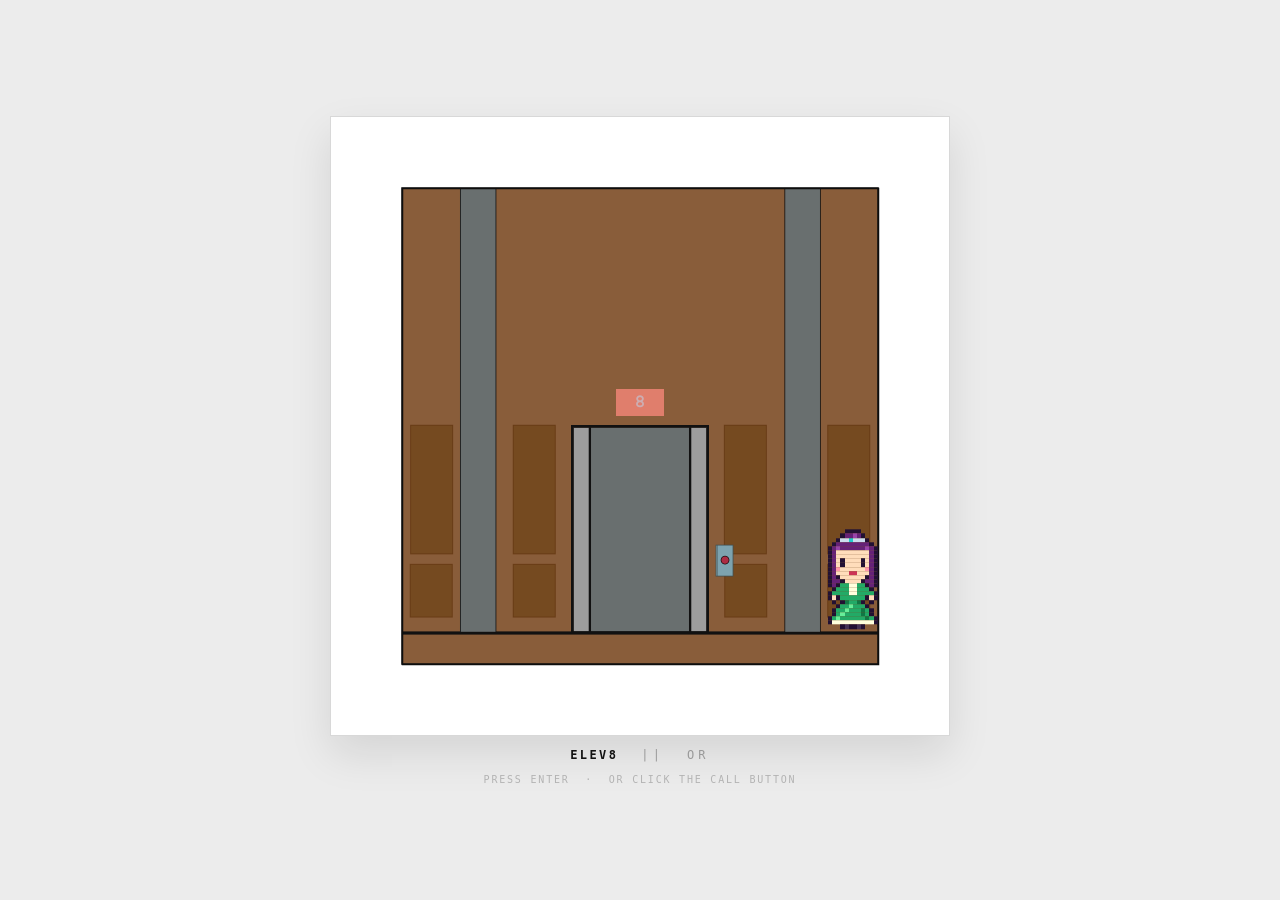
<file: games/elev8or/index.html>
<!DOCTYPE html>
<html lang="en">
<head>
<meta charset="utf-8">
<meta name="viewport" content="width=device-width, initial-scale=1">
<title>Elev8 || OR</title>
<link rel="icon" href="data:,">
<link rel="stylesheet" href="styles.css?v=1">
</head>
<body>
  <div class="stage">
    <canvas id="game" width="600" height="600" aria-label="Elev8 scene"></canvas>
    <div class="caption"><b>Elev8</b> &nbsp;||&nbsp; OR</div>
    <div id="hint">press enter &nbsp;·&nbsp; or click the call button</div>
  </div>

  <script src="game.js?v=4" defer></script>
</body>
</html>
</file>
<file: games/elev8or/styles.css>
:root { --ink: #111; }
* { box-sizing: border-box; }
html, body {
  margin: 0; height: 100%;
  background: #ececec;
  font-family: ui-monospace, "SFMono-Regular", Menlo, Consolas, monospace;
  color: #555;
}
.stage {
  min-height: 100%;
  display: flex; flex-direction: column;
  align-items: center; justify-content: center;
  gap: 12px; padding: 24px;
}
canvas {
  width: min(86vw, 86vh, 620px);
  height: auto; aspect-ratio: 1 / 1;
  background: #fff;
  image-rendering: pixelated;
  box-shadow: 0 18px 40px rgba(0,0,0,0.10);
}
.caption {
  font-size: 12px; letter-spacing: 0.35em;
  text-transform: uppercase; color: #999; user-select: none;
}
.caption b { color: var(--ink); letter-spacing: 0.2em; }
#hint {
  font-size: 10px; letter-spacing: 0.18em;
  text-transform: uppercase; color: #b3b3b3;
  transition: opacity .4s ease; user-select: none;
}
</file>
